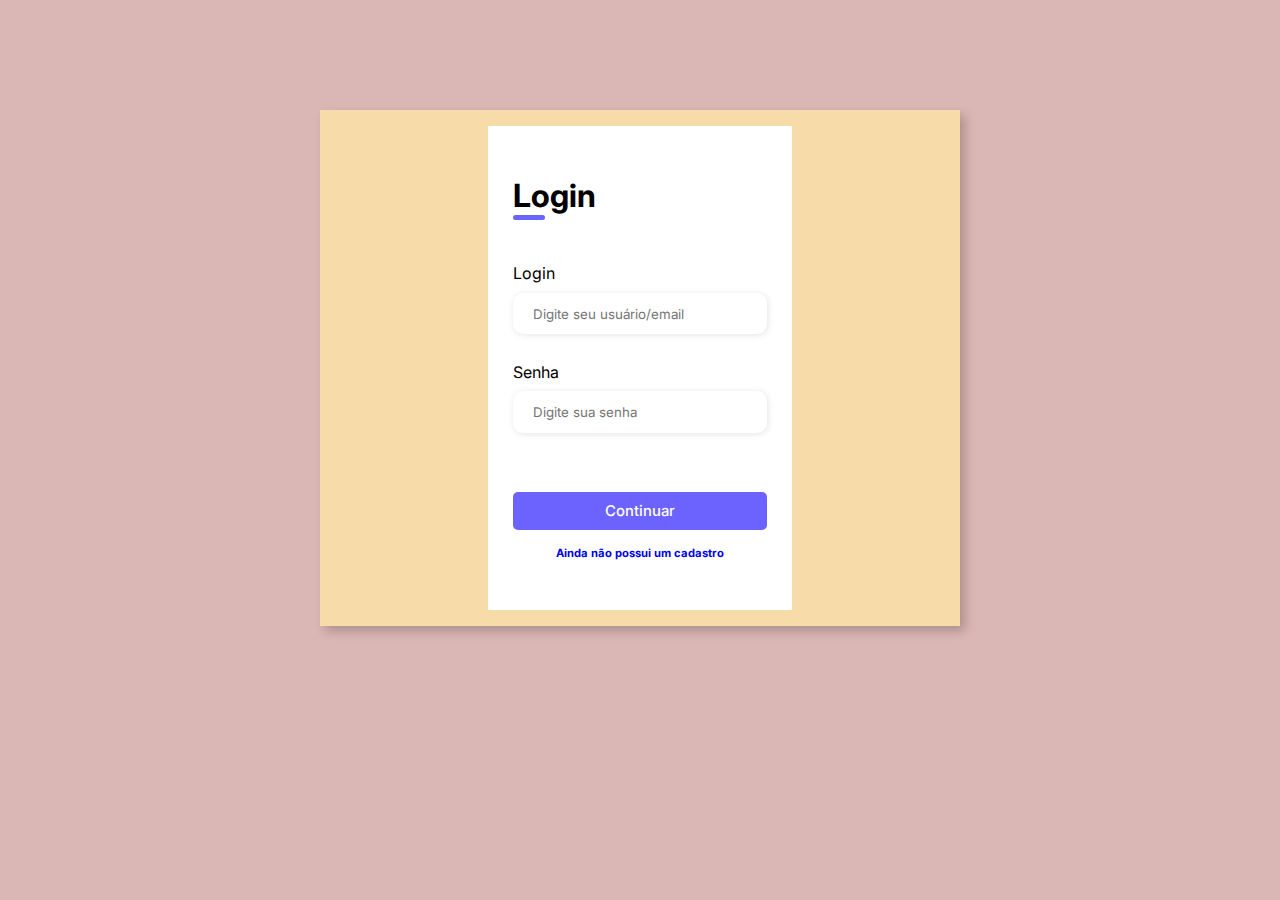
<file: pages/login/index.html>
<!DOCTYPE html>
<html lang="pt-br">

<head>
	<meta charset="UTF-8">
	<meta http-equiv="X-UA-Compatible" content="IE=edge">
	<meta name="viewport" content="width=device-width, initial-scale=1.0">
	<link rel="stylesheet" href="style.css">
	<title>Formulário de login</title>
</head>

<body>
	<div class="container">
 		<div class="form-container">
			<div class="form">
				<form action="/myproject/index.php", method="POST">
					<div class="form-header">
						<div class="title">
							<h1>Login</h1>
						</div>
					</div>

					<div class="input-goup">
						<div class="input-box">
							<label for="login">Login</label>
							<input id="login" type="text" name="login" placeholder="Digite seu usuário/email" required>
						</div>
					</div>
					
					<div class="input-goup">
						<div class="input-box">
							<label for="password">Senha</label>
							<input id="password" type="password" name="password" placeholder="Digite sua senha" required>
						</div>
					</div>

					<div class="continue-button">
						<button type="submit" value="ENVIAR" ><a href="#">Continuar</a></button>
					</div>
					<div class="not-registered">
						<a href="/myproject/pages/register/index.html" style="text-decoration: none;">Ainda não possui um cadastro</a>
					</div>
				</form>
	
			</div>
		</div>
	</div>
</body>
</html>
</file>
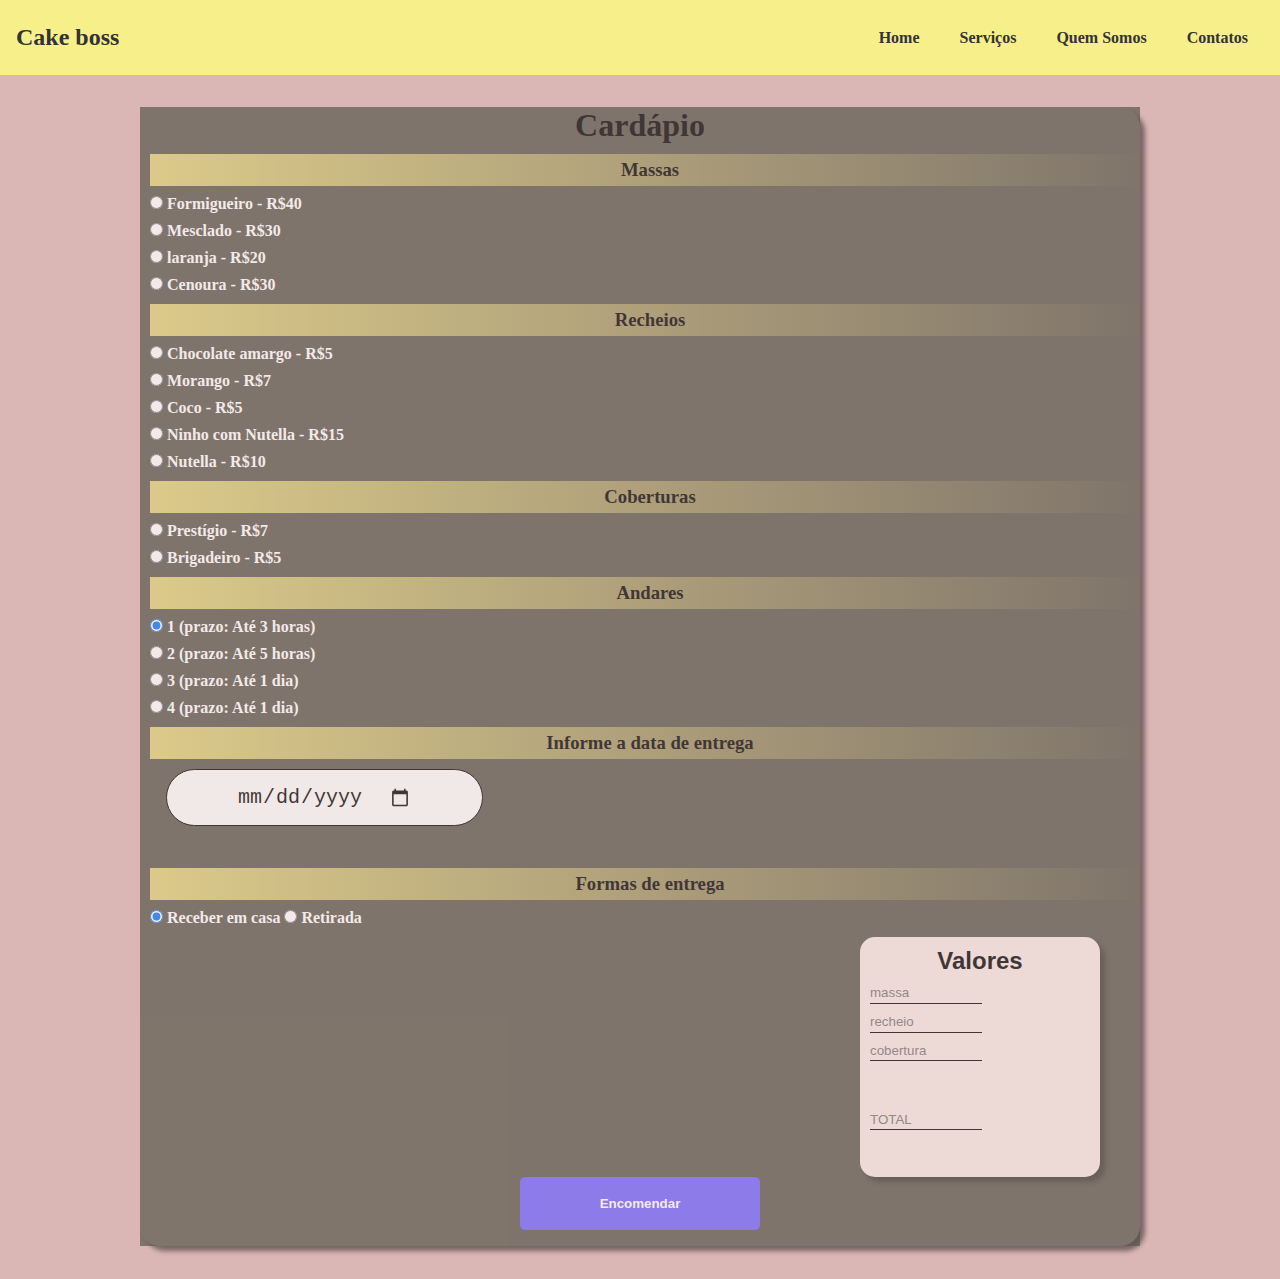
<file: pages/menu/index.html>
<!DOCTYPE html>
<html lang="en">

<head>
  <meta charset="UTF-8">
  <meta http-equiv="X-UA-Compatible" content="IE=edge">
  <meta name="viewport" content="width=device-width, initial-scale=1.0">
  <link rel="stylesheet" href="style.css">
  <title>Encomendas</title>
</head>

<body>
  <header>
    <a class="logo" href="/">Cake boss</a>
    <nav class="nav">
      <ul class="menu">
        <li><a href="/index.php">Home</a></li>
        <li><a href="#servicos">Serviços</a></li>
        <li><a href="">Quem Somos</a></li>
        <li><a href="#contatos"> Contatos</a></li>
      </ul>
    </nav>
  </header>
  <div class="container">
    <div class="form-wrapper">
      <div class="cover-opacity">
        <form  onchange="valuesCalc(window.event)" name="form" method="POST" action="../../index.php">
          <h1>Cardápio</h1>

          <div id="bloco">
            <h3>Massas</h3>
            <input type="radio" id="formigueiroMassa" name="massas" value="formigueiro">
            <label for="chocolateMassa">Formigueiro - R$40</label><br>

            <input type="radio" id="mescladoMassa" name="massas" value="mesclado">
            <label for="mescladoMassa">Mesclado - R$30</label><br>

            <input type="radio" id="laranjaMassa" name="massas" value="laranja">
            <label for="laranjaMassa">laranja - R$20</label><br>

            <input type="radio" id="cenouraMassa" name="massas" value="cenoura">
            <label for="cenouraMassa">Cenoura - R$30</label>
          </div>

          <div id="bloco">
            <h3>Recheios</h3>
            <input type="radio" id="chocolate" name="recheios" value="chocolate">
            <label for="chocolate">Chocolate amargo - R$5</label><br>

            <input type="radio" id="morango" name="recheios" value="morango">
            <label for="morango">Morango - R$7</label><br>

            <input type="radio" id="coco" name="recheios" value="coco">
            <label for="coco">Coco - R$5</label><br>

            <input type="radio" id="ninho" name="recheios" value="ninho">
            <label for="ninho">Ninho com Nutella - R$15</label><br>

            <input type="radio" id="nutella" name="recheios" value="nutella">
            <label for="nutella">Nutella - R$10</label><br>
          </div>

          <div id="bloco">
            <h3>Coberturas</h3>
            <input type="radio" id="prestigio" name="coberturas" value="prestigio">
            <label for="prestigio">Prestígio - R$7</label><br>

            <input type="radio" id="brigadeiro" name="coberturas" value="brigadeiro">
            <label for="brigadeiro">Brigadeiro - R$5</label><br>
          </div>

          <div id="bloco" class="andares">
            <h3>Andares</h3>
            <input type="radio" id="umAndar" name="andares" value="1" checked>
            <label for="umAndar">1 (prazo: Até 3 horas)</label><br>

            <input type="radio" id="doisAndares" name="andares" value="2">
            <label for="doisAndares">2 (prazo: Até 5 horas)</label><br>

            <input type="radio" id="tresAndares" name="andares" value="3">
            <label for="tresAndares">3 (prazo: Até 1 dia)</label><br>

            <input type="radio" id="quatroAndares" name="andares" value="4">
            <label for="quatroAndares">4 (prazo: Até 1 dia)</label><br>
          </div>

          <div id="bloco">
            <h3>Informe a data de entrega</h3>
            <input type="date" name="dataEntrega" class="date-input" id="dataSolicitada" onchange="checkDate()">
          </div>

          <div id="bloco">
            <h3>Formas de entrega</h3>
            <input type="radio" id="sim" name="entrega" value="receber" checked>
            <label for="sim">Receber em casa</label>
            <input type="radio" id="nao" name="entrega" value="retirar">
            <label for="nao">Retirada</label>
          </div>

          <div class='comment-card'>
            <h2>
              Valores
            </h2>
            <input class="massaInput" name="value" placeholder="massa" disabled></input>
            <label for="value" style="color:black"></label>
            <input class="fillingInput" name="value" placeholder="recheio" disabled></input>
            <label for="value" style="color:black"></label>
            <input class="coverageInput" name="value" placeholder="cobertura" disabled></input>
            <label for="value" style="color:black"></label>
            <input class="totalInput" name="value" placeholder="TOTAL" style="margin-top:3rem" disabled></input>
            <label for="value" style="color:black"></label>
          </div>
          <div class="encomendar">
            <h4>
              <button type="submit" target="_blank" class="btn-encomendar"><a href="#">Encomendar</a></button>
            </h4>
          </div>
      </div>
    </div>

  </div>
  <script src="../scripts/menuScript.js"></script>
</body>

</html>
</file>
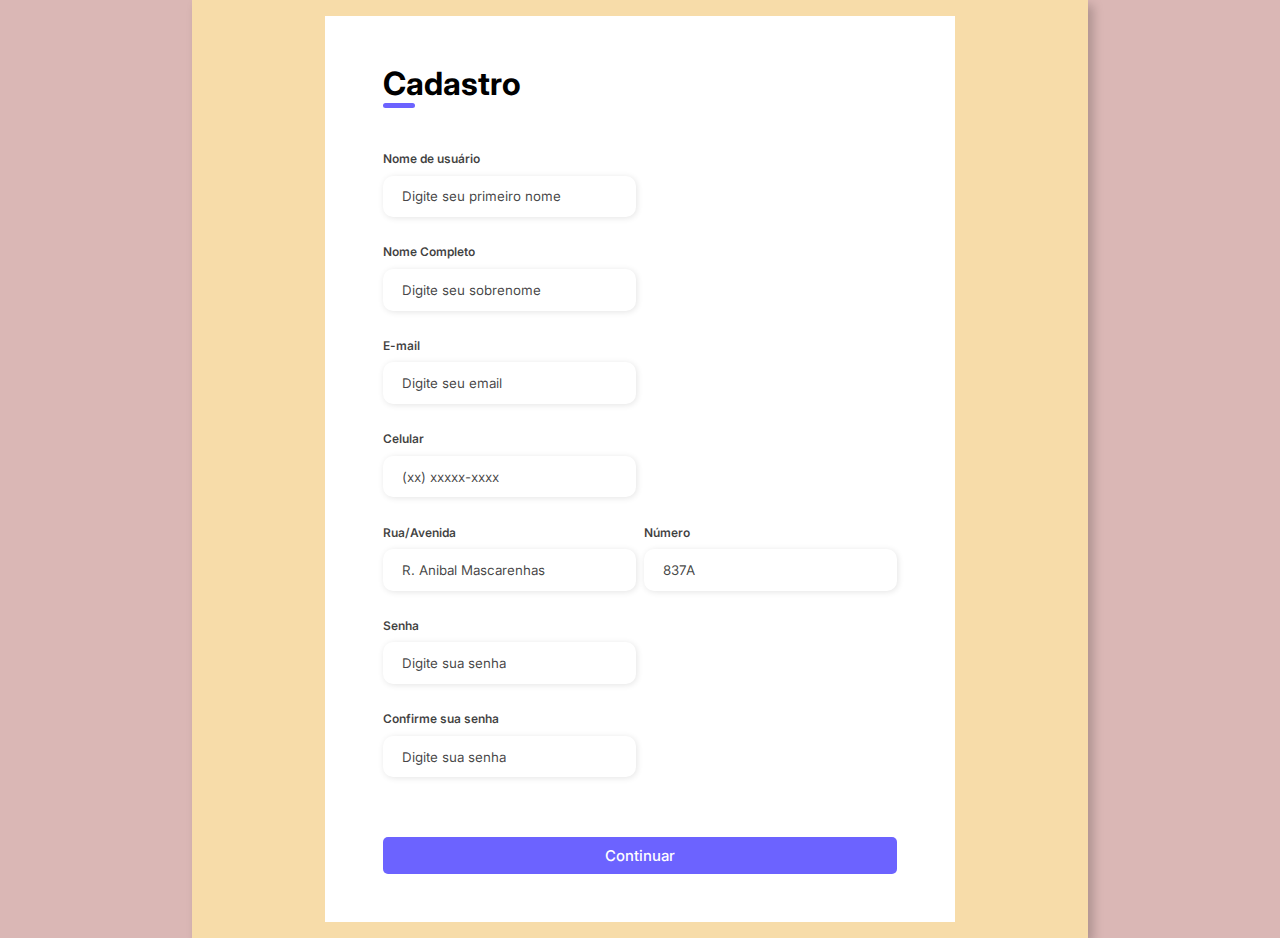
<file: pages/register/index.html>
<!DOCTYPE html>
<html lang="pt-br">

<head>
	<meta charset="UTF-8">
	<meta http-equiv="X-UA-Compatible" content="IE=edge">
	<meta name="viewport" content="width=device-width, initial-scale=1.0">
	<link rel="stylesheet" href="style.css">
	<title>Formulário de cadastro</title>
</head>

<body>
	<div class="container">
 		<div class="form-container">
			<div class="form">
				<form action="/myproject/index.php", method="POST">
					<div class="form-header">
						<div class="title">
							<h1>Cadastro</h1>
						</div>
					</div>

					<div class="input-goup">
						<div class="input-box">
							<label for="username">Nome de usuário</label>
							<input id="username" type="text" name="username" placeholder="Digite seu primeiro nome" required>
						</div>
					</div>

					<div class="input-goup">
						<div class="input-box">
							<label for="fullname">Nome Completo</label>
							<input id="fullname" type="text" name="fullname" placeholder="Digite seu sobrenome" required>
						</div>
					</div>

					<div class="input-goup">
						<div class="input-box">
							<label for="email">E-mail</label>
							<input id="email" type="email" name="email" placeholder="Digite seu email" required>
						</div>
					</div>

					<div class="input-goup">
						<div class="input-box">
							<label for="number">Celular</label>
							<input id="number" type="tel" name="number" placeholder="(xx) xxxxx-xxxx" required>
						</div>
					</div>

					<div class="input-goup">
						<div class="input-box">
							<label for="street">Rua/Avenida</label>
							<input id="street" type="text" name="street" placeholder="R. Anibal Mascarenhas" required>
						</div>
						<div class="input-box" style="margin-left: .5rem">
							<label for="addressNum">Número</label>
							<input id="addressNum" type="text" name="addressNum" placeholder="837A" required>
						</div>
					</div>
					
					<div class="input-goup">
						<div class="input-box">
							<label for="password">Senha</label>
							<input id="password" type="password" name="password" placeholder="Digite sua senha" required>
						</div>
					</div>

					<div class="input-goup">
						<div class="input-box">
							<label for="confirmpassword">Confirme sua senha</label>
							<input id="confirmpassword" type="password" name="confirmpassword" placeholder="Digite sua senha"
								required>
						</div>
					</div>

					<div class="continue-button">
						<button type="submit" value="ENVIAR" ><a href="#">Continuar</a></button>
					</div>
				</form>
			</div>
		</div>
	</div>
</body>
</html>
</file>
<file: pages/login/style.css>
@import url('https://fonts.googleapis.com/css2?family=Inter:wght@100;200;300;400;500;600;700;800;900&display=swap');

* {
  padding: 0;
  margin: 0;
  box-sizing: border-box;
  font-family: 'inter', sans-serif;
}

body {
  width: 100%;
  height: 46rem;
  display: flex;
  justify-content: center;
  align-items: center;
  background: #dab7b5;
}

.container {
  width: 50%;
  height: 70%;
  display: flex;
  box-shadow: 5px 5px 10px rgba(0, 0, 0, .212)
}

.form-container {
  width: 100%;
  display: flex;
  justify-content: center;
  align-items: center;
  background-color: #fde3a7d7;
  padding: 1rem;
}

.container img {
  width: 31rem;
  height: 100%;
}

.form {
  width: 50%;
  height: 100%;
  display: flex;
  justify-content: center;
  align-items: center;
  flex-direction: colum;
  background-color: #fff;
  padding: 3rem;
}

.img-form {
  height: 100%;
  width: 30rem;
}

.form-header {
  margin-bottom: 3rem;
  display: flex;
  justify-content: space-between;
}

.login-button {
  display: flex;
  align-items: center;
}

.login-button button {
  border-style: none;
  background-color: #6c63ff;
  padding: 0.4rem 1rem;
  border-radius: 5px;
  cursor: pointer;
}

.login-button button:hover {
  background-color: #6b63fff1;
}

.login-button button a {
  text-decoration: none;
  font-weight: 500;
  color: #fff;
}

.form-header h1::after {
  content: '';
  display: block;
  width: 2rem;
  height: 0.3rem;
  background-color: #6c63ff;
  margin: 0 auto;
  position: absolute;
  border-radius: 10px;
}

.input-goup {
  display: flex;
  flex-wrap: wrap;
  justify-content: space-between;
  padding: .3 rem 0;
}

.input-box {
  display: flex;
  flex-direction: column;
  margin-bottom: 1.1rem;
}

.input-box input {
  margin: 0.6rem 0;
  padding: 0.8rem 1.2rem;
  border: none;
  border-radius: 10px;
  box-shadow: 1px 1px 6px #0000001c;
}

.input-box input:hover {
  background-color: #eeeeee75;
}

.input-box input:focus-visible {
  outline: 1px solid #6c63ff;
}

.not-registered {
  display: flex;
  font-weight: bold;
  font-size: .7rem;
  width: auto;
  margin-top: 1rem;
  justify-content: center;
}

.continue-button button {
  width: 100%;
  margin-top: 2rem;
  border: none;
  background-color: #6c63ff;
  padding: 0.62rem;
  border-radius: 5px;
  cursor: pointer;
  transition: 600ms;
}

.continue-button button:hover {
  background-color: #534dcbf1
}

.continue-button button a {
  text-decoration: none;
  font-size: 0.93rem;
  font-weight: 500;
  color: #fff;
}
</file>
<file: pages/menu/style.css>
* {
  margin: 0;
  padding: 0;
  box-sizing: border-box;
}

body {
  background-color: #dab7b5;
  font-weight: bold;
}

h1 {
  text-align: center;
}

label {
  color: white;
}

input {
  cursor: pointer;

}

a {
  color: #333;
  text-decoration: none;
}

header {
  display: flex;
  align-items: center;
  justify-content: space-between;
  background: #F7EF8A;
  height: 4.6875rem;
  padding: 1rem;
}

.logo {
  font-size: 1.5rem;
  font-weight: bold;
}


.menu {
  list-style: none;
  display: flex;
  gap: 0.5rem;
}

.menu a {
  display: block;
  padding: 1rem;
  border-radius: 0.5rem;
  transition: .45s;
}

.menu a:hover {
  background-color: darksalmon;
}

@media (max-width: 600px) {
  .menu {
    display: block;
    position: absolute;
    top: 4.6875rem;
    left: 0;
    background-color: #dab7b5;;
    text-align: center;
    width: 100%;
    height: 0;
    z-index: 1;
    visibility: hidden;
    overflow-y: hidden;
    transition: 0.5s;
  }

  .menu a {
    padding: 1rem 0;
    margin-inline: 1rem;
    border-bottom: 0.0625rem solid rgba(0, 0, 0, 0.16);
    border-radius: 0;
  }
}

.form-wrapper {
  max-width: 1000px;
  width: 90rem;
  margin: auto;
  margin-top: 2rem;
  margin-bottom: 2rem;
  background: url(https://img.itdg.com.br/images/recipes/000/029/124/320646/320646_original.jpg);
  background-size: cover;
  background-position: center;
  box-shadow: 5px 5px 5px rgba(0, 0, 0, 0.452);
  border-radius: 20px;
}

.cover-opacity {
  background-color: #59584c;
  opacity: 0.7;
}

.container {
  display: flex;
  height: 100%;
  width: 100%;
}

form {
  flex-direction: column;
}

#cabeçalho {
  text-align: center;
}

#encomenda {
  font-size: 24px;
  font-family: monospace;
  display: flex;
  padding-top: 2px;
}

#encomenda h1 {
  text-align: center;
}

.decoracao {
  border-radius: 10px;
  width: 170px;
  height: 25px;
  text-align: center;
}

#bloco {
  margin: 10px;
  width: 100%;
  border-radius: 10px;
  margin-top: 10px;
}

#bloco input {
  margin-top: 10px;
}

#bloco h3 {
  padding: 5px;
  text-align: center;
  background-image: linear-gradient(to right, #DDD377, transparent);
}

.date-input {
  border-radius: 50px;
  color: black;
  border: 1px solid black;
  background: rgb(252, 255, 253);
  padding: 15px 70px;
  text-decoration: none;
  margin-left: 1rem;
  margin-bottom: 2rem;
  font-size: 20px;
}

.encomendar {
  width: 100%;
  display: flex;
  justify-content: center;
}

.btn-encomendar {
  border-style: none;
  background-color: #6c63ff;
  padding: 1.2rem 5rem;
  border-radius: 5px;
  cursor: pointer;
  margin-bottom: 1rem;
}

.btn-encomendar:hover {
  background-color: #4c43faf1;
  transition: 0.8s;
}

.btn-encomendar a {
  text-decoration: none;
  font-weight: bold;
  color: #fff;
}

.comment-card {
  font-family: 'Raleway', sans-serif;
  font-weight: 500;
  margin-left: 45rem;
  height: 15rem;
  width: 15rem;
  border-radius: 15px;
  background-color: #f6e9e6;
  padding: 10px;
  box-shadow: 5px 5px 5px rgba(0, 0, 0, 0.336);
  text-shadow: 1x 1x 1x #100C87;
  text-align: center;
}

.comment-card input {
  height: 1.3rem;
  width: 7rem;
  margin-top: .5rem;
  margin-right: 10rem;
  border: none;
  border-bottom: 0.1rem solid black;
  background-color: transparent;
  resize: none;
  outline: none;
  cursor: default;
}
</file>
<file: pages/register/style.css>
@import url('https://fonts.googleapis.com/css2?family=Inter:wght@100;200;300;400;500;600;700;800;900&display=swap');

* {
  padding: 0;
  margin: 0;
  box-sizing: border-box;
  font-family: 'inter', sans-serif;
}

body {
  width: 100%;
  height: 100%;
  display: flex;
  justify-content: center;
  align-items: center;
  background: #dab7b5;
}

.container {
  width: 70%;
  height: 60%;
  display: flex;
  box-shadow: 5px 5px 10px rgba(0, 0, 0, .212)
}

.form-container {
  width: 100%;
  display: flex;
  justify-content: center;
  align-items: center;
  background-color: #fde3a7d7;
  padding: 1rem;
}

.container img {
  width: 31rem;
  height: 100%;
  
}

.form {
  width: 73%;
  height: 100%;
  display: flex;
  justify-content: center;
  align-items: center;
  flex-direction: colum;
  background-color: #fff;
  padding: 3rem;
}

.img-form {
  height: 100%;
  width: 30rem;
}

.form-header {
  margin-bottom: 3rem;
  display: flex;
  justify-content: space-between;
}

.login-button {
  display: flex;
  align-items: center;
}

.login-button button {
  border-style: none;
  background-color: #6c63ff;
  padding: 0.4rem 1rem;
  border-radius: 5px;
  cursor: pointer;
}

.login-button button:hover {
  background-color: #6b63fff1;
}

.login-button button a {
  text-decoration: none;
  font-weight: 500;
  color: #fff;
}

.form-header h1::after {
  content: '';
  display: block;
  width: 2rem;
  height: 0.3rem;
  background-color: #6c63ff;
  margin: 0 auto;
  position: absolute;
  border-radius: 10px;
}

.input-goup {
  display: flex;
  flex-wrap: wrap;
  justify-content: space-between;
  padding: .3 rem 0;
}

.input-box {
  display: flex;
  flex-direction: column;
  margin-bottom: 1.1rem;
}

.input-box input {
  margin: 0.6rem 0;
  padding: 0.8rem 1.2rem;
  border: none;
  border-radius: 10px;
  box-shadow: 1px 1px 6px #0000001c;
}

.input-box input:hover {
  background-color: #eeeeee75;
}

.input-box input:focus-visible {
  outline: 1px solid #6c63ff;
}

.input-box label,
.gender.title h6 {
  font-size: 0.75rem;
  font-weight: 600;
  color: #000000c0;
}

.input-box input::placeholder {
  color: #000000be;
}

.gneder-group {
  display: flex;
  justify-content: space-between;
  margin-top: 0.62rem;
  padding: 0 0.5rem;
}

.gender-input {
  display: flex;
  align-items: center;
}

.gender-input input {
  margin-right: 0.35rem;
}

.gender-input label {
  font-size: 0.81rem;
  font-weight: 600;
  color: #000000c0;
}

.continue-button button {
  width: 100%;
  margin-top: 2rem;
  border: none;
  background-color: #6c63ff;
  padding: 0.62rem;
  border-radius: 5px;
  cursor: pointer;
  transition: 600ms;
}

.continue-button button:hover {
  background-color: #534dcbf1
}

.continue-button button a {
  text-decoration: none;
  font-size: 0.93rem;
  font-weight: 500;
  color: #fff;
}
</file>
